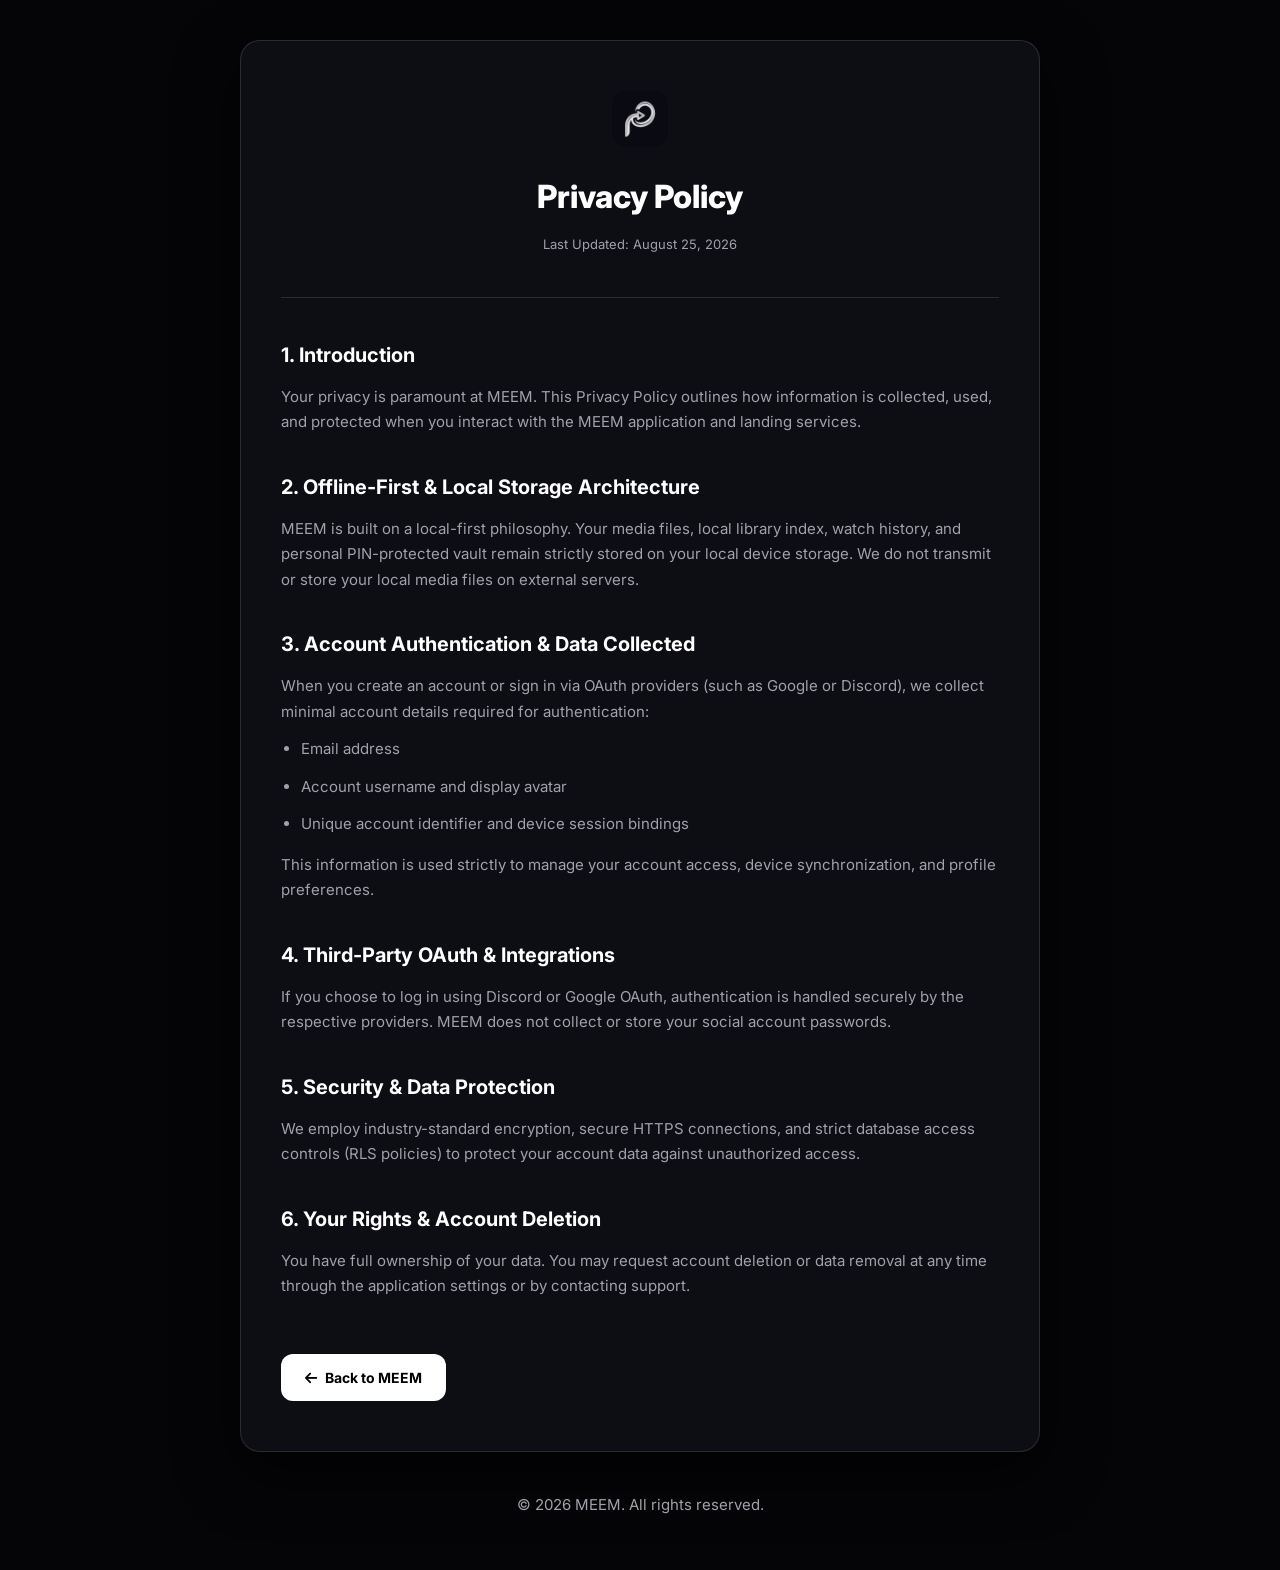
<file: privacy/index.html>
<!DOCTYPE html>
<html lang="en">
<head>
  <meta charset="UTF-8">
  <meta name="viewport" content="width=device-width, initial-scale=1.0">
  <title>MEEM — Privacy Policy</title>
  
  <!-- Fonts & Icons -->
  <link rel="preconnect" href="https://fonts.googleapis.com">
  <link rel="preconnect" href="https://fonts.gstatic.com" crossorigin>
  <link href="https://fonts.googleapis.com/css2?family=Inter:wght@400;500;600;700;800&display=swap" rel="stylesheet">
  <link rel="stylesheet" href="https://cdnjs.cloudflare.com/ajax/libs/font-awesome/6.4.0/css/all.min.css">
  
  <style>
    :root {
      --bg-dark: #050508;
      --bg-surface: #0d0d14;
      --accent: #ffffff;
      --text-primary: #ffffff;
      --text-secondary: #a1a1aa;
      --glass-border: rgba(255, 255, 255, 0.12);
      --radius-lg: 20px;
    }

    * { box-sizing: border-box; margin: 0; padding: 0; }
    
    body {
      font-family: -apple-system, BlinkMacSystemFont, 'Segoe UI', Roboto, 'Inter', sans-serif;
      background-color: var(--bg-dark);
      color: var(--text-primary);
      line-height: 1.7;
      padding: 40px 20px;
      min-height: 100vh;
    }

    .container {
      max-width: 800px;
      margin: 0 auto;
      background: var(--bg-surface);
      border: 1px solid var(--glass-border);
      border-radius: var(--radius-lg);
      padding: 50px 40px;
      box-shadow: 0 20px 60px rgba(0, 0, 0, 0.8);
    }

    .header {
      text-align: center;
      margin-bottom: 40px;
      padding-bottom: 30px;
      border-bottom: 1px solid var(--glass-border);
    }

    .logo-img {
      width: 56px;
      height: 56px;
      border-radius: 14px;
      margin-bottom: 15px;
    }

    h1 {
      font-size: 32px;
      font-weight: 800;
      margin-bottom: 8px;
    }

    .last-updated {
      font-size: 13px;
      color: var(--text-secondary);
    }

    .section {
      margin-bottom: 35px;
    }

    h2 {
      font-size: 20px;
      font-weight: 700;
      margin-bottom: 12px;
      color: var(--accent);
    }

    p, li {
      font-size: 15px;
      color: var(--text-secondary);
      margin-bottom: 12px;
    }

    ul {
      margin-left: 20px;
      margin-bottom: 15px;
    }

    .back-btn {
      display: inline-flex;
      align-items: center;
      gap: 8px;
      color: #000000;
      background: #ffffff;
      padding: 12px 24px;
      border-radius: 12px;
      text-decoration: none;
      font-weight: 700;
      font-size: 14px;
      margin-top: 20px;
      transition: opacity 0.2s ease;
    }

    .back-btn:hover {
      opacity: 0.9;
    }

    footer {
      margin-top: 40px;
      text-align: center;
      font-size: 13px;
      color: var(--text-secondary);
    }
  </style>
</head>
<body>

  <div class="container">
    <div class="header">
      <img src="../imgs/appicon.png" alt="MEEM Logo" class="logo-img">
      <h1>Privacy Policy</h1>
      <p class="last-updated">Last Updated: August 25, 2026</p>
    </div>

    <div class="section">
      <h2>1. Introduction</h2>
      <p>Your privacy is paramount at MEEM. This Privacy Policy outlines how information is collected, used, and protected when you interact with the MEEM application and landing services.</p>
    </div>

    <div class="section">
      <h2>2. Offline-First & Local Storage Architecture</h2>
      <p>MEEM is built on a local-first philosophy. Your media files, local library index, watch history, and personal PIN-protected vault remain strictly stored on your local device storage. We do not transmit or store your local media files on external servers.</p>
    </div>

    <div class="section">
      <h2>3. Account Authentication & Data Collected</h2>
      <p>When you create an account or sign in via OAuth providers (such as Google or Discord), we collect minimal account details required for authentication:</p>
      <ul>
        <li>Email address</li>
        <li>Account username and display avatar</li>
        <li>Unique account identifier and device session bindings</li>
      </ul>
      <p>This information is used strictly to manage your account access, device synchronization, and profile preferences.</p>
    </div>

    <div class="section">
      <h2>4. Third-Party OAuth & Integrations</h2>
      <p>If you choose to log in using Discord or Google OAuth, authentication is handled securely by the respective providers. MEEM does not collect or store your social account passwords.</p>
    </div>

    <div class="section">
      <h2>5. Security & Data Protection</h2>
      <p>We employ industry-standard encryption, secure HTTPS connections, and strict database access controls (RLS policies) to protect your account data against unauthorized access.</p>
    </div>

    <div class="section">
      <h2>6. Your Rights & Account Deletion</h2>
      <p>You have full ownership of your data. You may request account deletion or data removal at any time through the application settings or by contacting support.</p>
    </div>

    <a href="../" class="back-btn"><i class="fa-solid fa-arrow-left"></i> Back to MEEM</a>
  </div>

  <footer>
    <p>© 2026 MEEM. All rights reserved.</p>
  </footer>

</body>
</html>
</file>
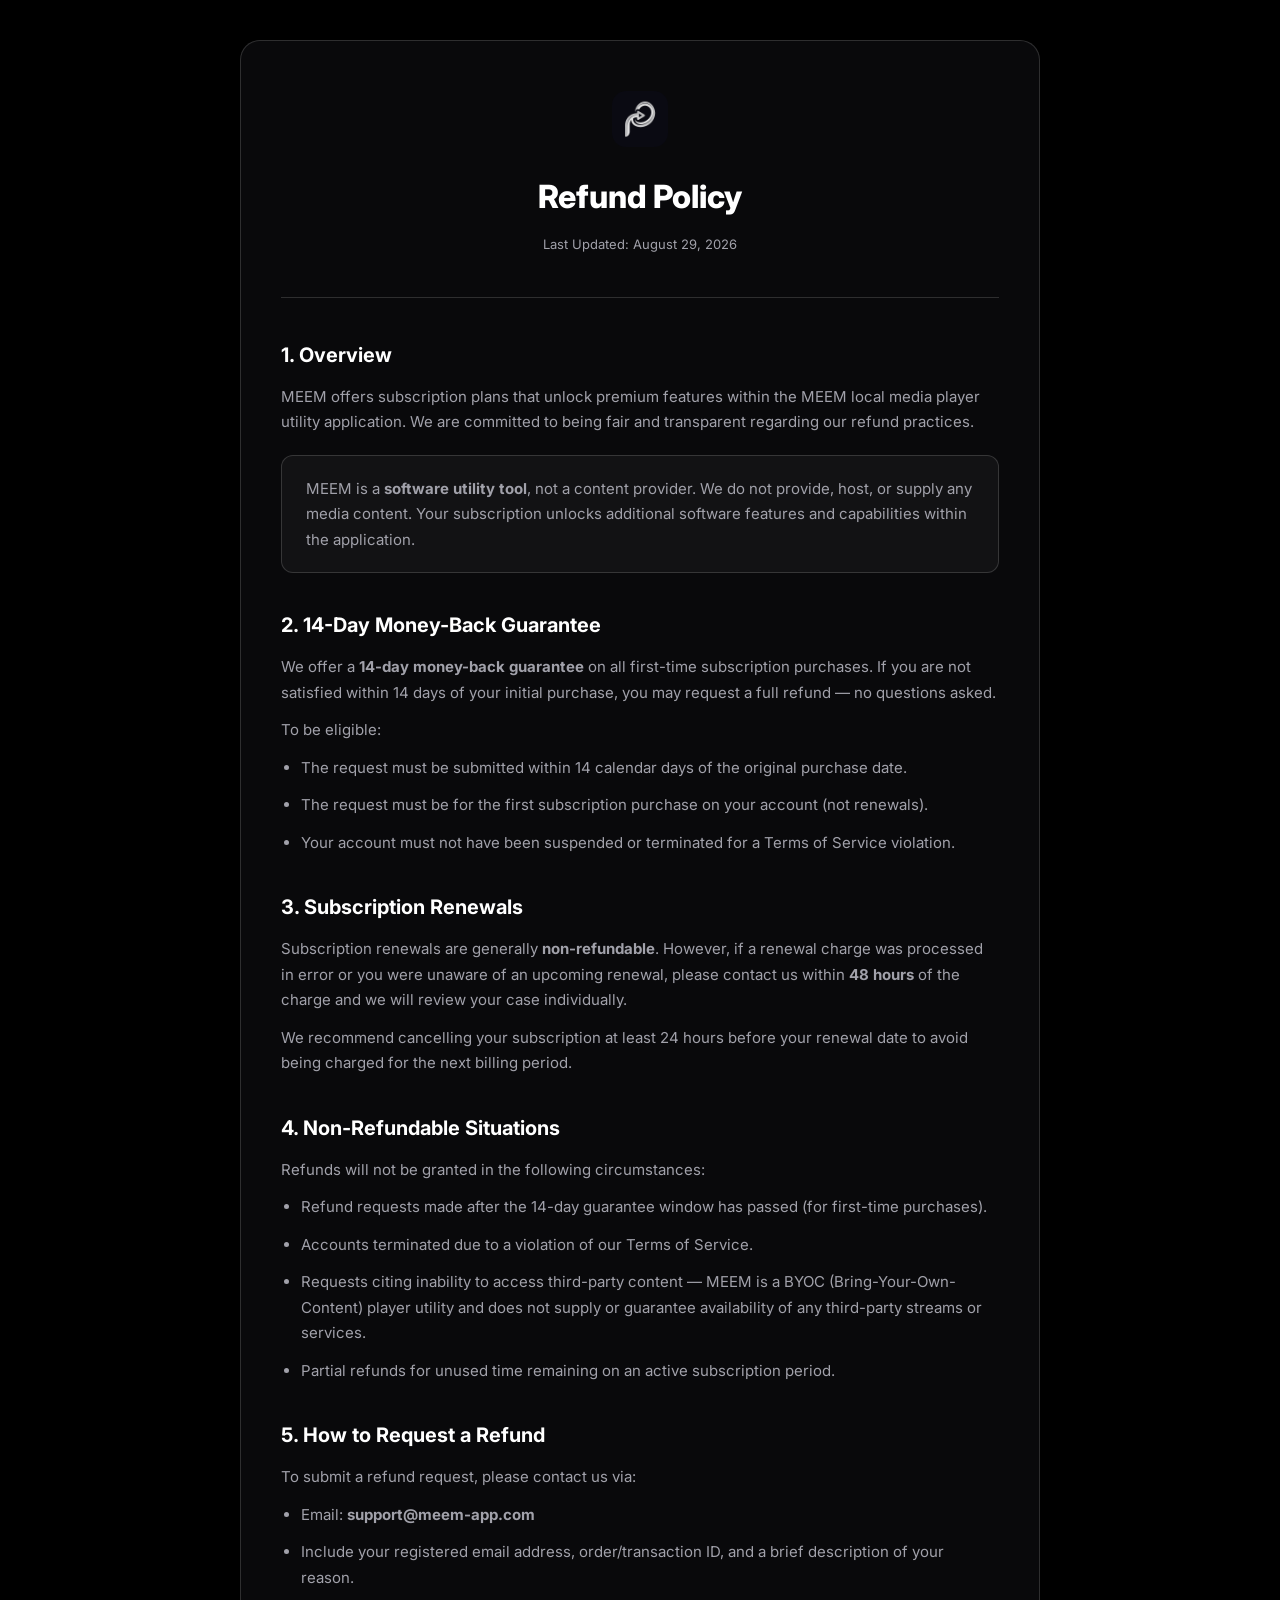
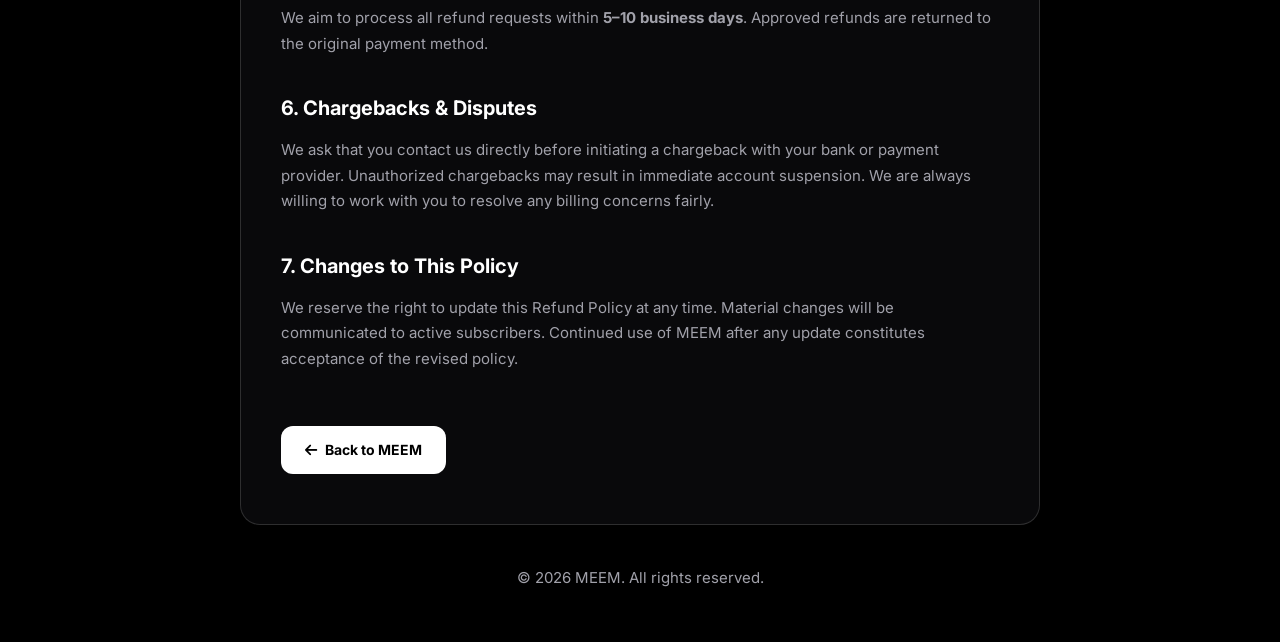
<file: refund/index.html>
﻿<!DOCTYPE html>
<html lang="en">
<head>
  <meta charset="UTF-8">
  <meta name="viewport" content="width=device-width, initial-scale=1.0">
  <title>MEEM — Refund Policy</title>
  <link rel="preconnect" href="https://fonts.googleapis.com">
  <link rel="preconnect" href="https://fonts.gstatic.com" crossorigin>
  <link href="https://fonts.googleapis.com/css2?family=Inter:wght@400;500;600;700;800&display=swap" rel="stylesheet">
  <link rel="stylesheet" href="https://cdnjs.cloudflare.com/ajax/libs/font-awesome/6.4.0/css/all.min.css">
  <style>
    :root {
      --bg-dark: #000000;
      --bg-surface: #09090b;
      --accent: #ffffff;
      --text-primary: #ffffff;
      --text-secondary: #a1a1aa;
      --glass-border: rgba(255, 255, 255, 0.15);
      --radius-lg: 20px;
    }
    * { box-sizing: border-box; margin: 0; padding: 0; }
    body { font-family: 'Inter', system-ui, -apple-system, sans-serif; background-color: var(--bg-dark); color: var(--text-primary); line-height: 1.7; padding: 40px 20px; min-height: 100vh; }
    .container { max-width: 800px; margin: 0 auto; background: var(--bg-surface); border: 1px solid var(--glass-border); border-radius: var(--radius-lg); padding: 50px 40px; box-shadow: 0 20px 60px rgba(0,0,0,0.8); }
    .header { text-align: center; margin-bottom: 40px; padding-bottom: 30px; border-bottom: 1px solid var(--glass-border); }
    .logo-img { width: 56px; height: 56px; border-radius: 14px; margin-bottom: 15px; }
    h1 { font-size: 32px; font-weight: 800; margin-bottom: 8px; }
    .last-updated { font-size: 13px; color: var(--text-secondary); }
    .section { margin-bottom: 35px; }
    h2 { font-size: 20px; font-weight: 700; margin-bottom: 12px; color: var(--accent); }
    p, li { font-size: 15px; color: var(--text-secondary); margin-bottom: 12px; }
    ul { margin-left: 20px; margin-bottom: 15px; }
    .highlight-box { background: rgba(255,255,255,0.04); border: 1px solid var(--glass-border); border-radius: 12px; padding: 20px 24px; margin: 20px 0; }
    .highlight-box p { margin-bottom: 0; }
    .back-btn { display: inline-flex; align-items: center; gap: 8px; color: #000000; background: #ffffff; padding: 12px 24px; border-radius: 12px; text-decoration: none; font-weight: 700; font-size: 14px; margin-top: 20px; transition: opacity 0.2s ease; }
    .back-btn:hover { opacity: 0.9; }
    footer { margin-top: 40px; text-align: center; font-size: 13px; color: var(--text-secondary); }
    @media (max-width: 600px) { .container { padding: 30px 20px; } }
  </style>
</head>
<body>
  <div class="container">
    <div class="header">
      <img src="../imgs/appicon.png" alt="MEEM Logo" class="logo-img">
      <h1>Refund Policy</h1>
      <p class="last-updated">Last Updated: August 29, 2026</p>
    </div>

    <div class="section">
      <h2>1. Overview</h2>
      <p>MEEM offers subscription plans that unlock premium features within the MEEM local media player utility application. We are committed to being fair and transparent regarding our refund practices.</p>
      <div class="highlight-box">
        <p>MEEM is a <strong>software utility tool</strong>, not a content provider. We do not provide, host, or supply any media content. Your subscription unlocks additional software features and capabilities within the application.</p>
      </div>
    </div>

    <div class="section">
      <h2>2. 14-Day Money-Back Guarantee</h2>
      <p>We offer a <strong>14-day money-back guarantee</strong> on all first-time subscription purchases. If you are not satisfied within 14 days of your initial purchase, you may request a full refund — no questions asked.</p>
      <p>To be eligible:</p>
      <ul>
        <li>The request must be submitted within 14 calendar days of the original purchase date.</li>
        <li>The request must be for the first subscription purchase on your account (not renewals).</li>
        <li>Your account must not have been suspended or terminated for a Terms of Service violation.</li>
      </ul>
    </div>

    <div class="section">
      <h2>3. Subscription Renewals</h2>
      <p>Subscription renewals are generally <strong>non-refundable</strong>. However, if a renewal charge was processed in error or you were unaware of an upcoming renewal, please contact us within <strong>48 hours</strong> of the charge and we will review your case individually.</p>
      <p>We recommend cancelling your subscription at least 24 hours before your renewal date to avoid being charged for the next billing period.</p>
    </div>

    <div class="section">
      <h2>4. Non-Refundable Situations</h2>
      <p>Refunds will not be granted in the following circumstances:</p>
      <ul>
        <li>Refund requests made after the 14-day guarantee window has passed (for first-time purchases).</li>
        <li>Accounts terminated due to a violation of our Terms of Service.</li>
        <li>Requests citing inability to access third-party content — MEEM is a BYOC (Bring-Your-Own-Content) player utility and does not supply or guarantee availability of any third-party streams or services.</li>
        <li>Partial refunds for unused time remaining on an active subscription period.</li>
      </ul>
    </div>

    <div class="section">
      <h2>5. How to Request a Refund</h2>
      <p>To submit a refund request, please contact us via:</p>
      <ul>
        <li>Email: <strong>support@meem-app.com</strong></li>
        <li>Include your registered email address, order/transaction ID, and a brief description of your reason.</li>
      </ul>
      <p>We aim to process all refund requests within <strong>5–10 business days</strong>. Approved refunds are returned to the original payment method.</p>
    </div>

    <div class="section">
      <h2>6. Chargebacks &amp; Disputes</h2>
      <p>We ask that you contact us directly before initiating a chargeback with your bank or payment provider. Unauthorized chargebacks may result in immediate account suspension. We are always willing to work with you to resolve any billing concerns fairly.</p>
    </div>

    <div class="section">
      <h2>7. Changes to This Policy</h2>
      <p>We reserve the right to update this Refund Policy at any time. Material changes will be communicated to active subscribers. Continued use of MEEM after any update constitutes acceptance of the revised policy.</p>
    </div>

    <a href="../" class="back-btn"><i class="fa-solid fa-arrow-left"></i> Back to MEEM</a>
  </div>

  <footer>
    <p>&copy; 2026 MEEM. All rights reserved.</p>
  </footer>
</body>
</html>
</file>
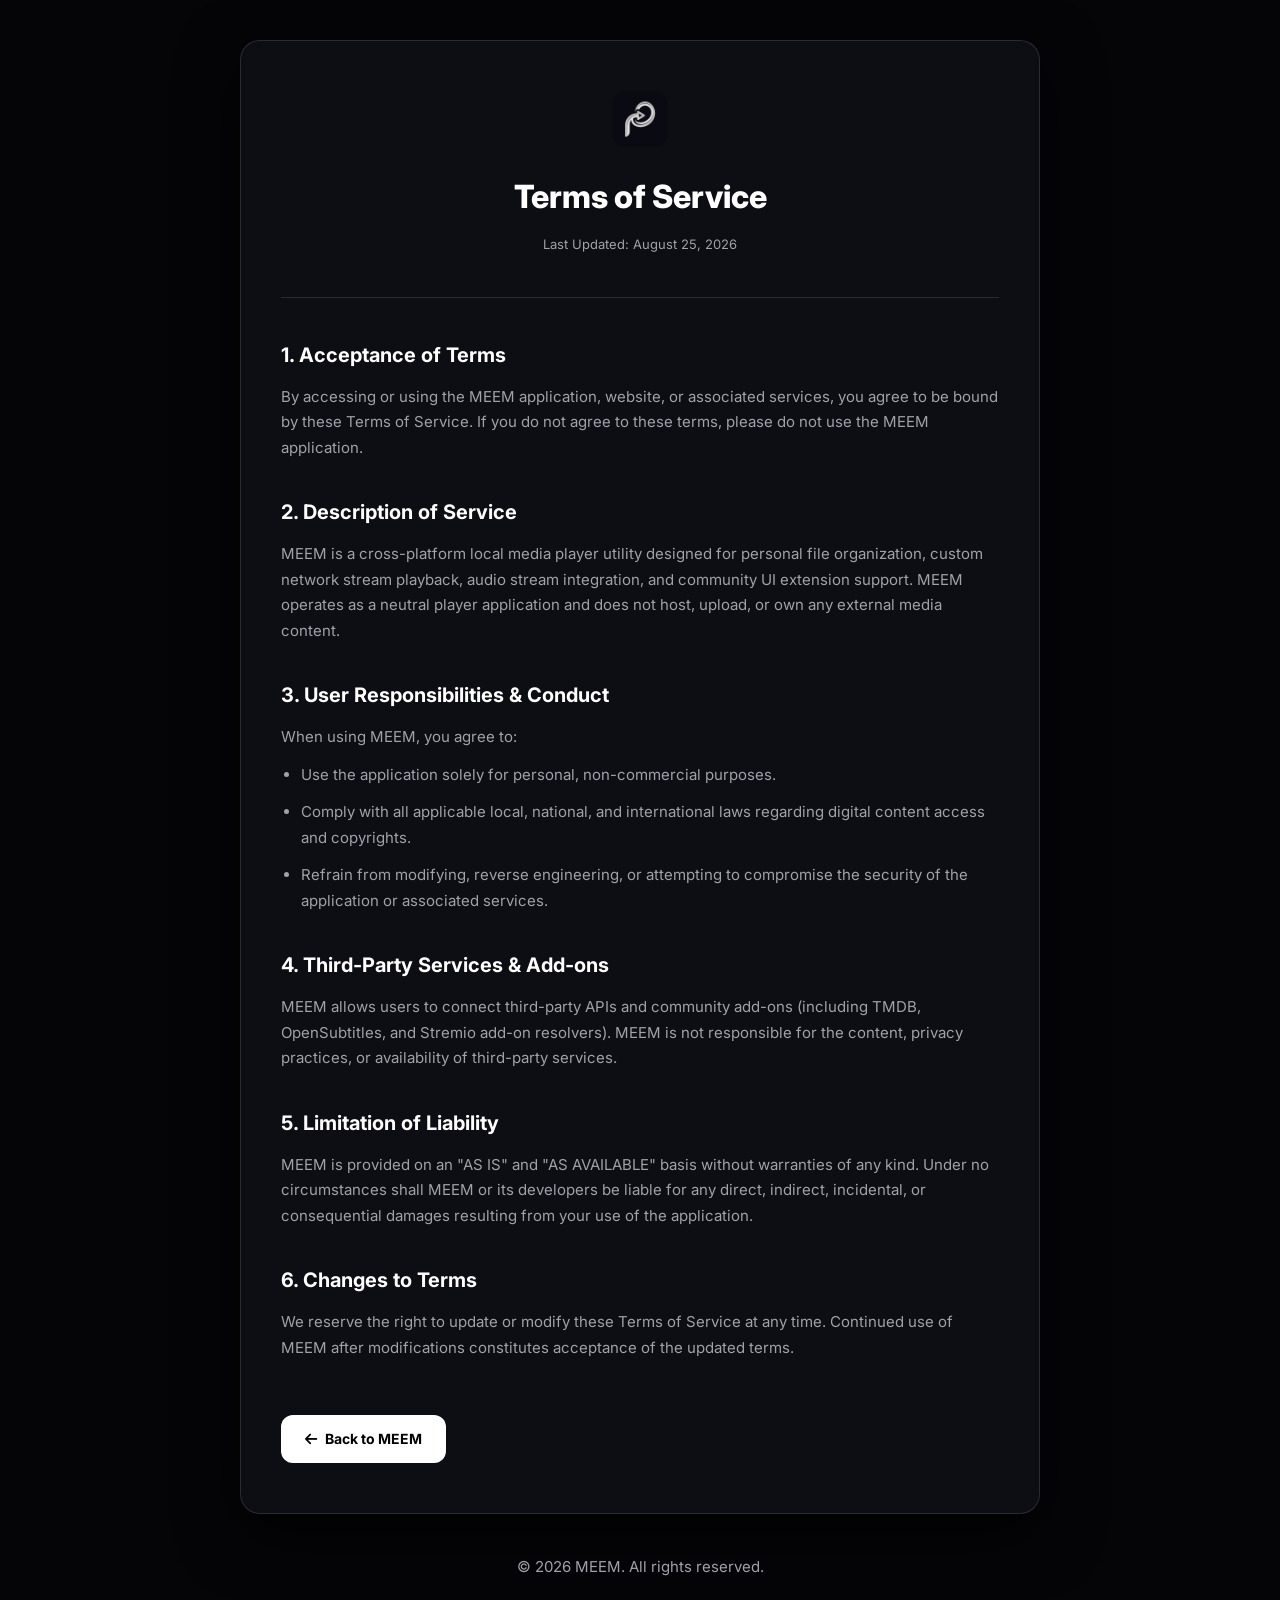
<file: terms/index.html>
<!DOCTYPE html>
<html lang="en">
<head>
  <meta charset="UTF-8">
  <meta name="viewport" content="width=device-width, initial-scale=1.0">
  <title>MEEM — Terms of Service</title>
  
  <!-- Fonts & Icons -->
  <link rel="preconnect" href="https://fonts.googleapis.com">
  <link rel="preconnect" href="https://fonts.gstatic.com" crossorigin>
  <link href="https://fonts.googleapis.com/css2?family=Inter:wght@400;500;600;700;800&display=swap" rel="stylesheet">
  <link rel="stylesheet" href="https://cdnjs.cloudflare.com/ajax/libs/font-awesome/6.4.0/css/all.min.css">
  
  <style>
    :root {
      --bg-dark: #050508;
      --bg-surface: #0d0d14;
      --accent: #ffffff;
      --text-primary: #ffffff;
      --text-secondary: #a1a1aa;
      --glass-border: rgba(255, 255, 255, 0.12);
      --radius-lg: 20px;
    }

    * { box-sizing: border-box; margin: 0; padding: 0; }
    
    body {
      font-family: -apple-system, BlinkMacSystemFont, 'Segoe UI', Roboto, 'Inter', sans-serif;
      background-color: var(--bg-dark);
      color: var(--text-primary);
      line-height: 1.7;
      padding: 40px 20px;
      min-height: 100vh;
    }

    .container {
      max-width: 800px;
      margin: 0 auto;
      background: var(--bg-surface);
      border: 1px solid var(--glass-border);
      border-radius: var(--radius-lg);
      padding: 50px 40px;
      box-shadow: 0 20px 60px rgba(0, 0, 0, 0.8);
    }

    .header {
      text-align: center;
      margin-bottom: 40px;
      padding-bottom: 30px;
      border-bottom: 1px solid var(--glass-border);
    }

    .logo-img {
      width: 56px;
      height: 56px;
      border-radius: 14px;
      margin-bottom: 15px;
    }

    h1 {
      font-size: 32px;
      font-weight: 800;
      margin-bottom: 8px;
    }

    .last-updated {
      font-size: 13px;
      color: var(--text-secondary);
    }

    .section {
      margin-bottom: 35px;
    }

    h2 {
      font-size: 20px;
      font-weight: 700;
      margin-bottom: 12px;
      color: var(--accent);
    }

    p, li {
      font-size: 15px;
      color: var(--text-secondary);
      margin-bottom: 12px;
    }

    ul {
      margin-left: 20px;
      margin-bottom: 15px;
    }

    .back-btn {
      display: inline-flex;
      align-items: center;
      gap: 8px;
      color: #000000;
      background: #ffffff;
      padding: 12px 24px;
      border-radius: 12px;
      text-decoration: none;
      font-weight: 700;
      font-size: 14px;
      margin-top: 20px;
      transition: opacity 0.2s ease;
    }

    .back-btn:hover {
      opacity: 0.9;
    }

    footer {
      margin-top: 40px;
      text-align: center;
      font-size: 13px;
      color: var(--text-secondary);
    }
  </style>
</head>
<body>

  <div class="container">
    <div class="header">
      <img src="../imgs/appicon.png" alt="MEEM Logo" class="logo-img">
      <h1>Terms of Service</h1>
      <p class="last-updated">Last Updated: August 25, 2026</p>
    </div>

    <div class="section">
      <h2>1. Acceptance of Terms</h2>
      <p>By accessing or using the MEEM application, website, or associated services, you agree to be bound by these Terms of Service. If you do not agree to these terms, please do not use the MEEM application.</p>
    </div>

    <div class="section">
      <h2>2. Description of Service</h2>
      <p>MEEM is a cross-platform local media player utility designed for personal file organization, custom network stream playback, audio stream integration, and community UI extension support. MEEM operates as a neutral player application and does not host, upload, or own any external media content.</p>
    </div>

    <div class="section">
      <h2>3. User Responsibilities & Conduct</h2>
      <p>When using MEEM, you agree to:</p>
      <ul>
        <li>Use the application solely for personal, non-commercial purposes.</li>
        <li>Comply with all applicable local, national, and international laws regarding digital content access and copyrights.</li>
        <li>Refrain from modifying, reverse engineering, or attempting to compromise the security of the application or associated services.</li>
      </ul>
    </div>

    <div class="section">
      <h2>4. Third-Party Services & Add-ons</h2>
      <p>MEEM allows users to connect third-party APIs and community add-ons (including TMDB, OpenSubtitles, and Stremio add-on resolvers). MEEM is not responsible for the content, privacy practices, or availability of third-party services.</p>
    </div>

    <div class="section">
      <h2>5. Limitation of Liability</h2>
      <p>MEEM is provided on an "AS IS" and "AS AVAILABLE" basis without warranties of any kind. Under no circumstances shall MEEM or its developers be liable for any direct, indirect, incidental, or consequential damages resulting from your use of the application.</p>
    </div>

    <div class="section">
      <h2>6. Changes to Terms</h2>
      <p>We reserve the right to update or modify these Terms of Service at any time. Continued use of MEEM after modifications constitutes acceptance of the updated terms.</p>
    </div>

    <a href="../" class="back-btn"><i class="fa-solid fa-arrow-left"></i> Back to MEEM</a>
  </div>

  <footer>
    <p>© 2026 MEEM. All rights reserved.</p>
  </footer>

</body>
</html>
</file>
